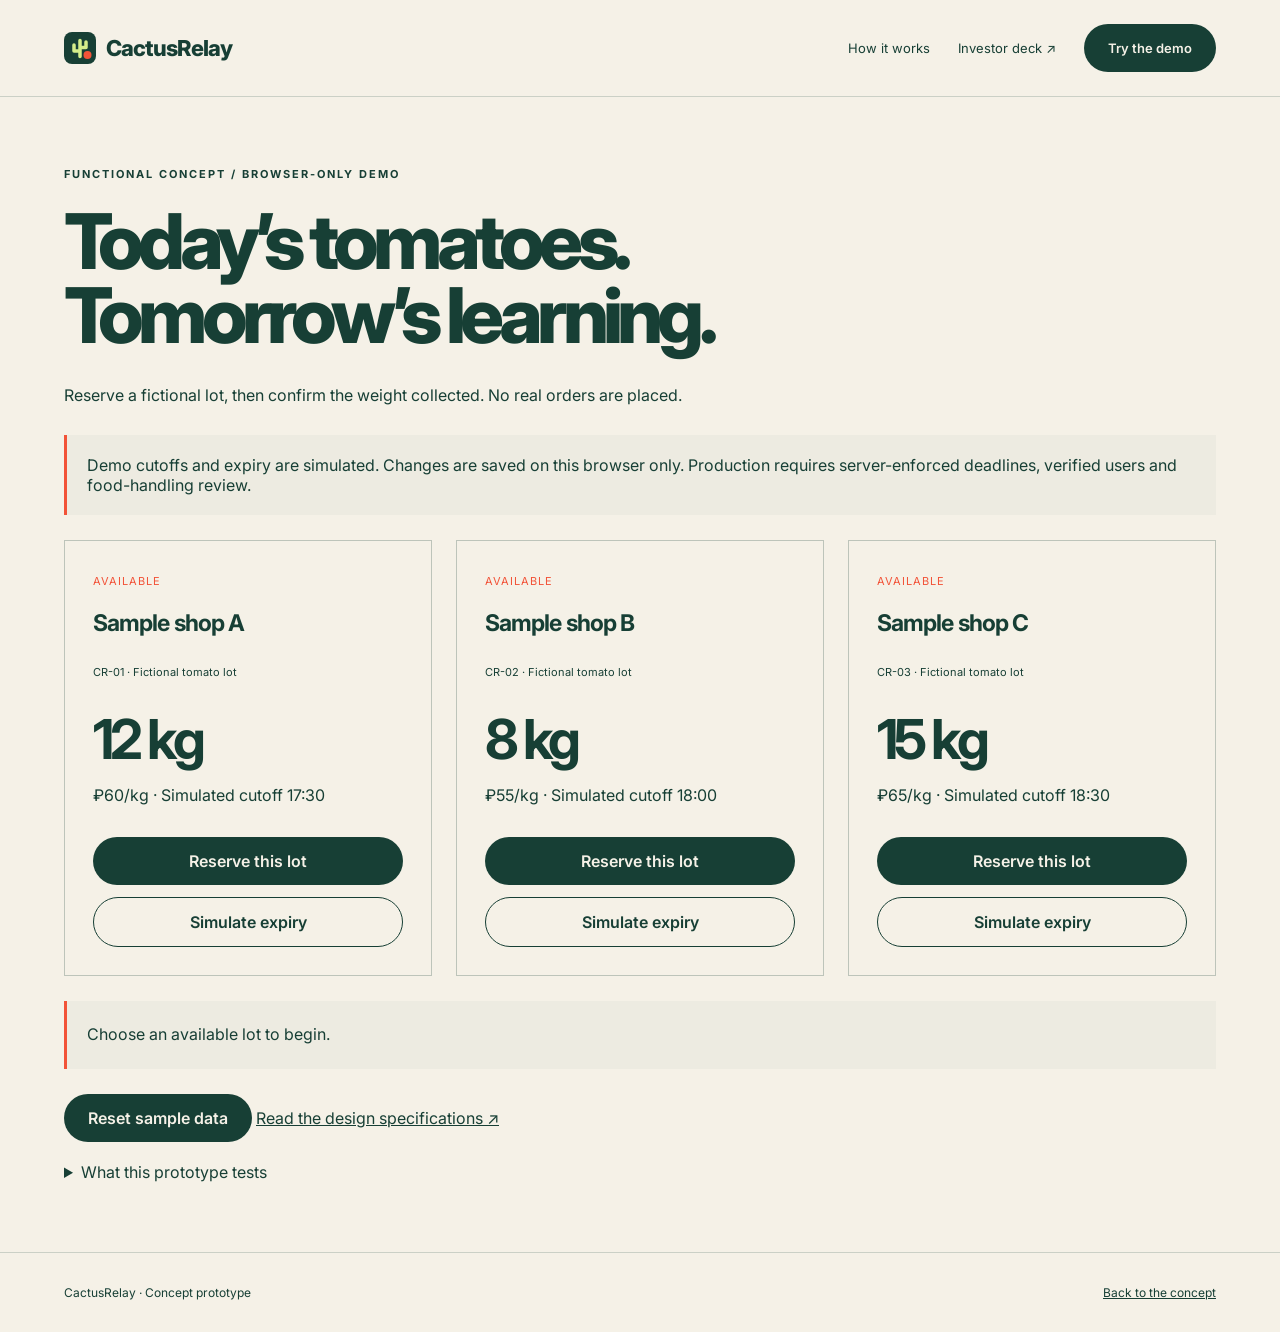
<file: prototype.html>
<!doctype html><html lang="en"><head><meta charset="utf-8"><meta name="viewport" content="width=device-width, initial-scale=1"><link rel="icon" type="image/svg+xml" href="favicon.svg"><link rel="stylesheet" href="style.css?v=3"><title>CactusRelay — Interactive prototype</title></head><body><nav><a class="brand" href="index.html"><img src="favicon.svg" alt="">CactusRelay</a><div class="navlinks"><a class="extra" href="index.html#how">How it works</a><a href="pitch.html">Investor deck ↗</a><a class="button" href="prototype.html">Try the demo</a></div></nav><main class="wrap"><span class="eyebrow">Functional concept / browser-only demo</span><h1 style="font-size:clamp(45px,6vw,88px)">Today’s tomatoes.<br>Tomorrow’s learning.</h1><p>Reserve a fictional lot, then confirm the weight collected. No real orders are placed.</p><div class="notice">Demo cutoffs and expiry are simulated. Changes are saved on this browser only. Production requires server-enforced deadlines, verified users and food-handling review.</div><div id="lots" class="lotgrid"></div><p id="message" role="status" aria-live="polite" class="notice">Choose an available lot to begin.</p><button id="reset">Reset sample data</button> <a href="05-prototype.md">Read the design specifications ↗</a><details><summary>What this prototype tests</summary><p>Can a shop and a kitchen understand a lot’s quantity, price, deadline and handoff status without a phone call? All shop names and lots are fictional. No authentication, payments or multi-user stock control is implemented.</p></details></main><footer><span>CactusRelay · Concept prototype</span><a href="index.html">Back to the concept</a></footer><script src="prototype.js"></script></body></html>
</file>
<file: style.css>
@import url('https://fonts.googleapis.com/css2?family=Inter:wght@400;500;600;700;800;900&display=swap');
:root{--green:#173f35;--red:#f25338;--paper:#f5f1e7;--lime:#d5ed8a;--muted:#647168}*{box-sizing:border-box}html{scroll-behavior:smooth}body{margin:0;background:var(--paper);color:var(--green);font-family:Inter,Arial,sans-serif}a{color:inherit}button,input{font:inherit}button,.button{cursor:pointer;display:inline-flex;align-items:center;justify-content:center;min-height:48px;padding:14px 24px;background:var(--green);color:var(--paper);border:0;border-radius:100px;text-decoration:none;font-weight:600}button:hover,.button:hover{filter:brightness(1.15)}button:disabled{opacity:.5;cursor:default}:focus-visible{outline:3px solid var(--red);outline-offset:4px}nav{display:flex;justify-content:space-between;align-items:center;padding:24px 5vw;border-bottom:1px solid #173f3530;gap:20px}.brand{text-decoration:none;font-size:22px;font-weight:800;letter-spacing:-1px;display:flex;align-items:center;gap:10px}.brand img{width:32px;height:32px}.navlinks{display:flex;align-items:center;gap:28px;font-size:13px}.navlinks a{text-decoration:none}.wrap{padding:70px 5vw}.eyebrow{text-transform:uppercase;letter-spacing:2px;font-size:11px;font-weight:700;display:block;margin-bottom:24px}h1,h2,h3,p{margin-top:0}h1{font-size:clamp(54px,7vw,112px);letter-spacing:-.075em;line-height:.96;font-weight:800;margin-bottom:30px}h2{font-size:clamp(36px,4.6vw,72px);line-height:1.04;letter-spacing:-.06em;font-weight:700}h3{font-size:23px;letter-spacing:-.04em}p{line-height:1.7}small,.caption{font-size:11px;line-height:1.6}.hero{display:grid;grid-template-columns:1.05fr 1fr;min-height:760px}.hero-copy{padding:80px 4vw 65px 5vw;display:flex;flex-direction:column;align-items:flex-start;justify-content:center}.hero-copy p{max-width:430px;font-size:17px}.hero-photo{position:relative;min-height:560px;overflow:hidden}.hero-photo img,.photo{width:100%;height:100%;object-fit:cover;display:block}.photo-credit{position:absolute;bottom:15px;left:20px;color:white;font-size:10px;text-shadow:0 1px 5px black}.stamp{position:absolute;left:30px;top:30px;background:var(--lime);color:var(--green);border-radius:100%;height:125px;width:125px;display:flex;align-items:center;justify-content:center;text-align:center;transform:rotate(-10deg);font-size:13px;font-weight:700}.ticker{display:flex;justify-content:space-between;gap:20px;padding:25px 5vw;background:var(--green);color:var(--lime);font-size:12px;letter-spacing:1px}.split{display:grid;grid-template-columns:1fr 1fr;gap:6vw}.intro p{max-width:490px}.steps{display:grid;grid-template-columns:repeat(3,1fr);gap:40px;margin-top:50px}.step{border-top:1px solid #173f3550;padding-top:20px}.step .num{font-size:58px;font-weight:700;letter-spacing:-4px;color:var(--red);margin-bottom:35px}.step p{font-size:14px;max-width:300px}.green{background:var(--green);color:var(--paper)}.green .button,.green button{background:var(--lime);color:var(--green)}.calc{border-top:1px solid #ffffff50;padding-top:30px}.field{margin-bottom:20px}label{font-size:13px;display:block;margin-bottom:10px}input{width:100%;padding:12px;border:1px solid #aab5a9;background:transparent;color:inherit;border-radius:4px;min-height:44px}input[type=range]{padding:0;accent-color:var(--lime)}.big-num{font-size:clamp(54px,6vw,90px);font-weight:700;letter-spacing:-.07em;margin:25px 0 10px}.row{display:flex;justify-content:space-between;border-top:1px solid #ffffff40;padding:15px 0;gap:20px}.pill{border:1px solid currentColor;border-radius:40px;padding:8px 12px;font-size:10px;display:inline-block}.red{background:var(--red);color:var(--green)}footer{padding:32px 5vw;display:flex;justify-content:space-between;gap:20px;font-size:12px;border-top:1px solid #173f3530}.cta{padding:80px 5vw;display:flex;justify-content:space-between;align-items:center;gap:40px}.cta h2{max-width:700px;margin-bottom:0}.facts{display:grid;grid-template-columns:1fr 1fr;gap:24px}.fact{border-top:1px solid #173f3540;padding-top:18px}.fact b{display:block;font-size:50px;letter-spacing:-3px}.source{font-size:11px;color:var(--muted)}.lotgrid{display:grid;grid-template-columns:repeat(3,1fr);gap:24px}.lot{border:1px solid #173f3540;padding:28px}.lot .big-num{font-size:55px}.lot button{width:100%;margin-top:12px}.lot input{margin-top:10px}.status{font-size:11px;text-transform:uppercase;letter-spacing:1px;color:var(--red)}.notice{padding:20px;border-left:3px solid var(--red);background:#173f3508;margin:25px 0}details{margin-top:20px}summary{cursor:pointer}.deck{background:var(--green);overflow:hidden}.slide{height:100dvh;min-height:620px;display:none;position:relative;padding:7vh 7vw 10vh;overflow:auto;flex-direction:column;justify-content:center}.slide.active{display:flex}.slide h1{font-size:clamp(48px,7.4vw,118px);max-width:1100px}.slide h2{font-size:clamp(40px,5.5vw,88px);max-width:1000px}.slide .lead{font-size:clamp(18px,2vw,28px);max-width:700px;line-height:1.45}.slide .bg{position:absolute;inset:0;width:100%;height:100%;object-fit:cover;z-index:0}.slide .veil{position:absolute;inset:0;background:linear-gradient(90deg,#102e27ee,#102e2740);z-index:0}.slide>*:not(.bg):not(.veil){position:relative;z-index:1}.slide .hero-number{font-size:clamp(90px,16vw,240px);font-weight:800;letter-spacing:-.09em;line-height:1}.slide .foot{font-size:11px;line-height:1.5;margin-top:35px;max-width:850px}.deckbar{position:fixed;bottom:0;left:0;right:0;display:flex;align-items:center;justify-content:space-between;padding:12px 3vw;background:var(--green);color:var(--paper);z-index:10;font-size:11px}.deckbar button{padding:6px 16px;min-height:36px;border:1px solid #ffffff60}.deckbar .controls{display:flex;gap:10px;align-items:center}.progress{position:fixed;bottom:0;height:3px;background:var(--red);z-index:12;transition:width .3s}.deckgrid{display:grid;grid-template-columns:1fr 1fr;gap:5vw;align-items:center}.bars{display:flex;align-items:flex-end;gap:32px;height:280px;margin-top:25px}.bar{width:100px;background:var(--lime);position:relative;min-height:12px}.bar span{position:absolute;bottom:-28px;left:0;white-space:nowrap;font-size:11px}.bar b{position:absolute;top:-30px;font-size:18px}.reveal{opacity:0;transform:translateY(14px);transition:opacity .4s,transform .4s}.reveal.shown{opacity:1;transform:none}.lessons{font-size:clamp(16px,1.8vw,24px);line-height:1.8;padding-left:25px;max-width:1000px}.formula{font-size:clamp(24px,3vw,48px);letter-spacing:-.04em;line-height:1.6}.divider{height:1px;background:currentColor;opacity:.3;margin:22px 0}.deck .pill{align-self:flex-start;margin-bottom:28px}@media(max-width:760px){nav{padding:18px 5vw}.navlinks{gap:14px}.navlinks .extra{display:none}.hero{grid-template-columns:1fr;min-height:0}.hero-copy{padding:60px 5vw}.hero-photo{min-height:420px;height:420px}.wrap{padding:55px 5vw}.split,.steps,.lotgrid,.deckgrid{grid-template-columns:1fr}.steps{gap:20px}.step .num{margin-bottom:15px}.ticker{flex-wrap:wrap;font-size:10px}.cta{align-items:flex-start;flex-direction:column}.slide{padding:5vh 6vw 100px;min-height:100dvh}.slide h1{font-size:clamp(43px,10vw,76px)}.slide h2{font-size:40px}.slide .hero-number{font-size:110px}.slide .foot{margin-top:20px}.bars{height:160px}.lessons{font-size:16px;line-height:1.65}footer{flex-wrap:wrap}}@media(prefers-reduced-motion:reduce){*{scroll-behavior:auto!important;transition:none!important}}@media print{.deck{overflow:visible}.slide{display:flex!important;height:100vh;break-after:page}.deckbar,.progress{display:none}.reveal{opacity:1;transform:none}}
.slide:not(.green):not(.red){background:var(--paper);color:var(--green)}
.slide h1 span{letter-spacing:-.035em}
@media(max-width:760px){nav .brand{font-size:18px;letter-spacing:-.7px}nav .brand img{width:28px;height:28px}.navlinks{gap:10px}.navlinks>a[href="pitch.html"]{display:none}.navlinks .button{padding:12px 16px;font-size:12px}.bars{gap:20px}.bar{flex:1;max-width:100px;min-width:45px}}
</file>
